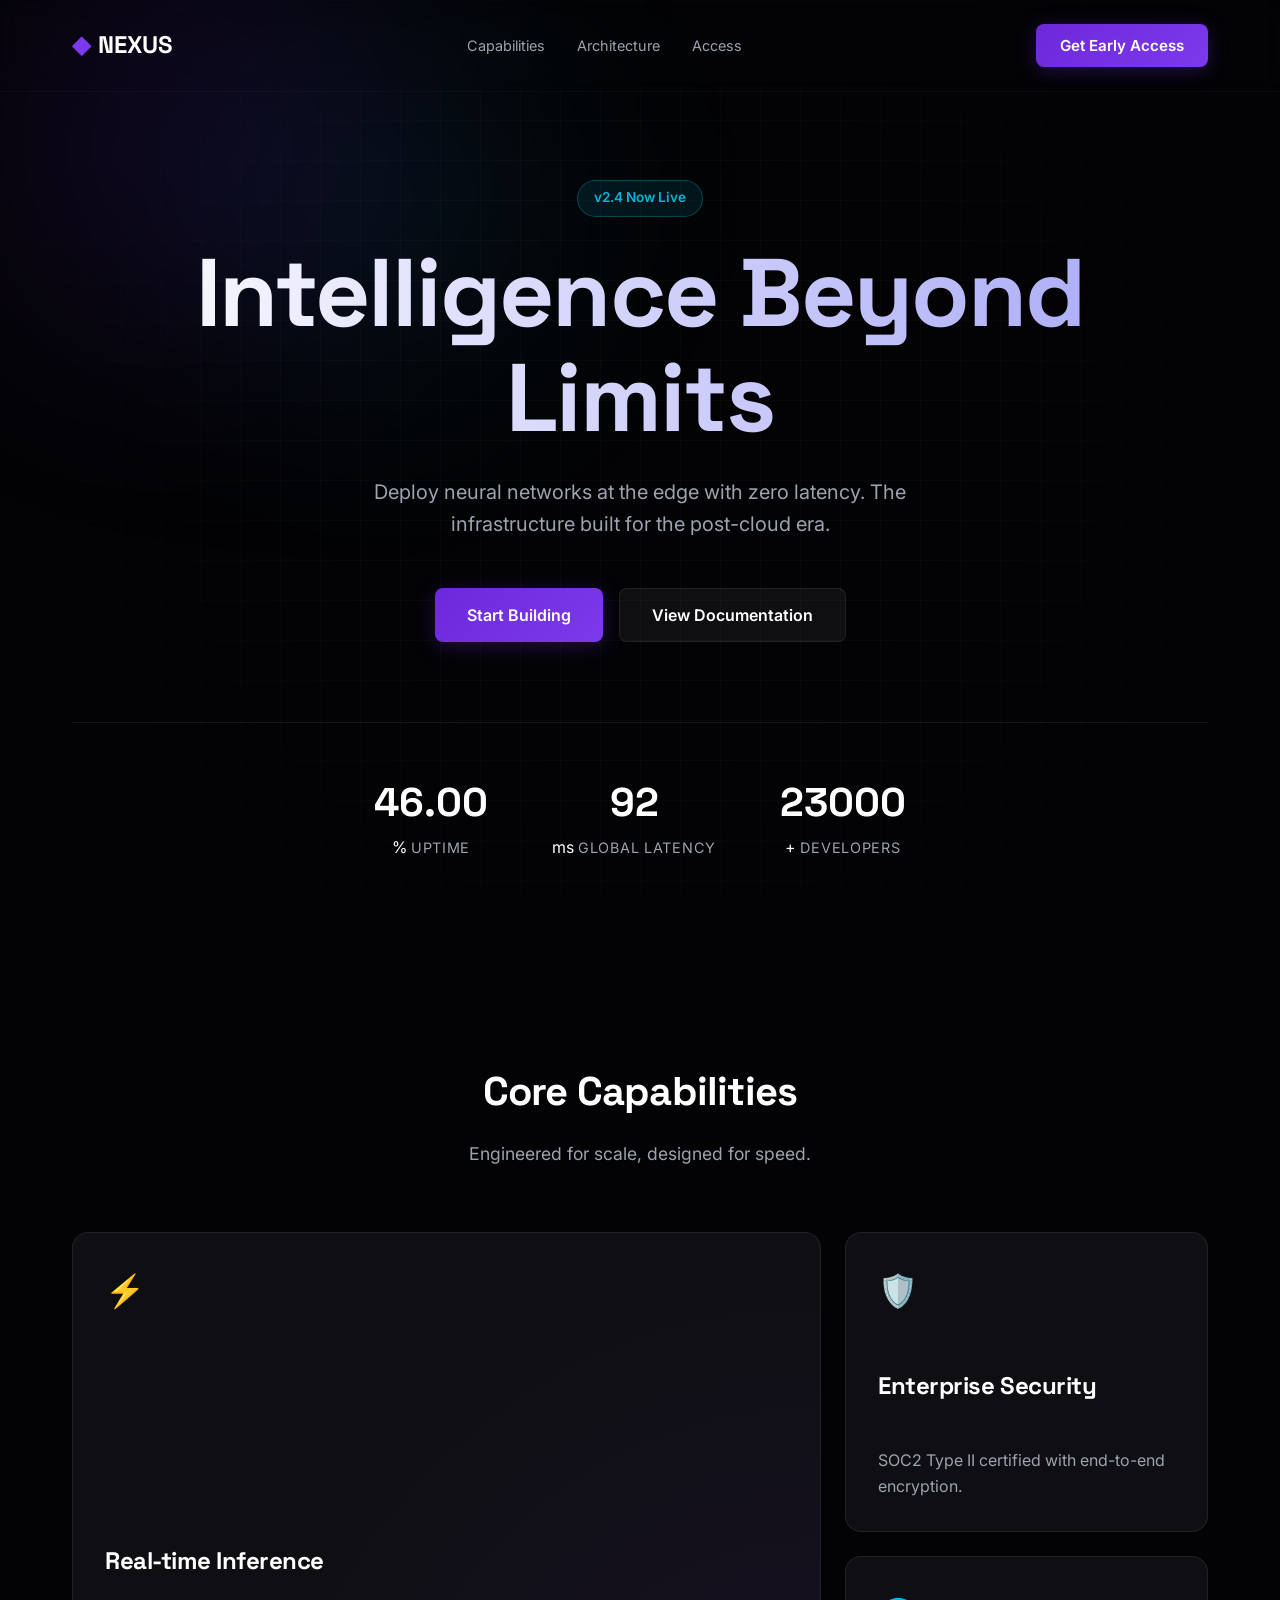
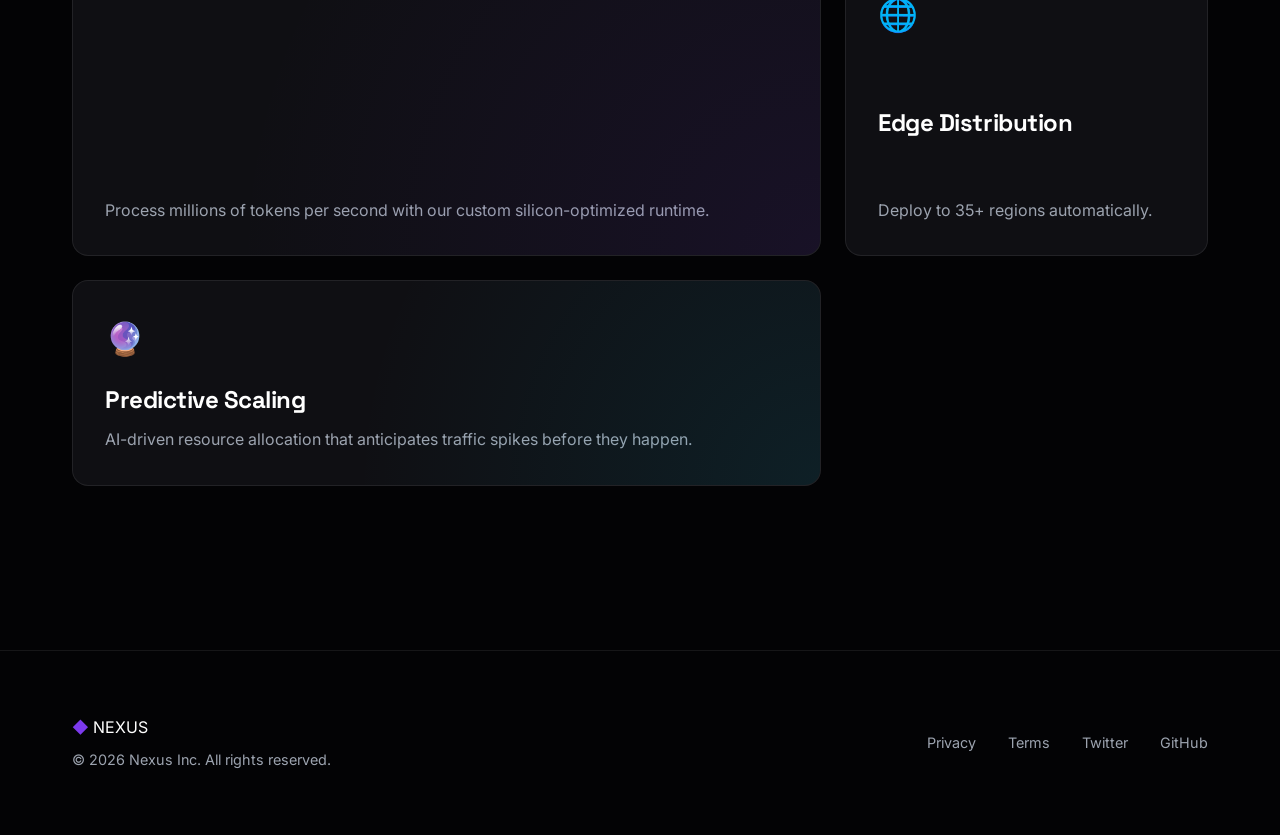
<file: index.html>
<!DOCTYPE html>
<html lang="en">
<head>
    <meta charset="UTF-8">
    <meta name="viewport" content="width=device-width, initial-scale=1.0">
    <title>Nexus | Next-Gen AI Solutions</title>
    <meta name="description" content="Enterprise-grade AI infrastructure for the modern web.">
    
    <!-- Preload Fonts -->
    <link rel="preconnect" href="https://fonts.googleapis.com">
    <link rel="preconnect" href="https://fonts.gstatic.com" crossorigin>
    <link href="https://fonts.googleapis.com/css2?family=Inter:wght@300;400;600;800&family=Space+Grotesk:wght@500;700&display=swap" rel="stylesheet">
    
    <link rel="stylesheet" href="styles.css">
</head>
<body>

    <!-- Dynamic Background -->
    <div class="ambient-light"></div>
    <div class="grid-overlay"></div>

    <!-- Navigation -->
    <nav class="navbar">
        <div class="container nav-container">
            <a href="#" class="logo">
                <span class="logo-icon">◆</span> NEXUS
            </a>
            <ul class="nav-links">
                <li><a href="#features">Capabilities</a></li>
                <li><a href="#architecture">Architecture</a></li>
                <li><a href="#pricing">Access</a></li>
            </ul>
            <button class="btn-primary" id="cta-btn">Get Early Access</button>
            <div class="mobile-toggle" id="mobile-toggle">
                <span></span><span></span>
            </div>
        </div>
    </nav>

    <!-- Hero Section -->
    <header class="hero">
        <div class="container hero-content">
            <div class="badge">v2.4 Now Live</div>
            <h1 class="glitch-text" data-text="Intelligence Beyond Limits">Intelligence Beyond Limits</h1>
            <p class="hero-sub">Deploy neural networks at the edge with zero latency. The infrastructure built for the post-cloud era.</p>
            
            <div class="hero-actions">
                <button class="btn-primary btn-large">Start Building</button>
                <button class="btn-secondary btn-large">View Documentation</button>
            </div>

            <div class="stats-row">
                <div class="stat-item">
                    <span class="stat-num" data-target="99.99">0</span>%
                    <span class="stat-label">Uptime</span>
                </div>
                <div class="stat-item">
                    <span class="stat-num" data-target="150">0</span>ms
                    <span class="stat-label">Global Latency</span>
                </div>
                <div class="stat-item">
                    <span class="stat-num" data-target="50000">0</span>+
                    <span class="stat-label">Developers</span>
                </div>
            </div>
        </div>
    </header>

    <!-- Bento Grid Features -->
    <section id="features" class="features">
        <div class="container">
            <div class="section-header">
                <h2>Core Capabilities</h2>
                <p>Engineered for scale, designed for speed.</p>
            </div>
            
            <div class="bento-grid">
                <div class="bento-card large">
                    <div class="card-icon">⚡</div>
                    <h3>Real-time Inference</h3>
                    <p>Process millions of tokens per second with our custom silicon-optimized runtime.</p>
                    <div class="card-visual visual-1"></div>
                </div>
                <div class="bento-card">
                    <div class="card-icon">🛡️</div>
                    <h3>Enterprise Security</h3>
                    <p>SOC2 Type II certified with end-to-end encryption.</p>
                </div>
                <div class="bento-card">
                    <div class="card-icon">🌐</div>
                    <h3>Edge Distribution</h3>
                    <p>Deploy to 35+ regions automatically.</p>
                </div>
                <div class="bento-card wide">
                    <div class="card-icon">🔮</div>
                    <h3>Predictive Scaling</h3>
                    <p>AI-driven resource allocation that anticipates traffic spikes before they happen.</p>
                    <div class="card-visual visual-2"></div>
                </div>
            </div>
        </div>
    </section>

    <!-- Footer -->
    <footer>
        <div class="container footer-content">
            <div class="footer-brand">
                <span class="logo-icon">◆</span> NEXUS
                <p>© 2026 Nexus Inc. All rights reserved.</p>
            </div>
            <div class="footer-links">
                <a href="#">Privacy</a>
                <a href="#">Terms</a>
                <a href="#">Twitter</a>
                <a href="#">GitHub</a>
            </div>
        </div>
    </footer>

    <script src="script.js"></script>
</body>
</html>
</file>
<file: styles.css>
:root {
    --bg-dark: #030305;
    --bg-card: #0f0f13;
    --primary: #6d28d9;
    --primary-glow: #7c3aed;
    --accent: #06b6d4;
    --text-main: #ffffff;
    --text-muted: #9ca3af;
    --border: rgba(255, 255, 255, 0.08);
    --font-display: 'Space Grotesk', sans-serif;
    --font-body: 'Inter', sans-serif;
}

* {
    margin: 0;
    padding: 0;
    box-sizing: border-box;
}

body {
    background-color: var(--bg-dark);
    color: var(--text-main);
    font-family: var(--font-body);
    line-height: 1.6;
    overflow-x: hidden;
    -webkit-font-smoothing: antialiased;
}

/* Ambient Background Effects */
.ambient-light {
    position: fixed;
    top: -20%;
    left: -10%;
    width: 50vw;
    height: 50vw;
    background: radial-gradient(circle, rgba(109, 40, 217, 0.15) 0%, rgba(3, 3, 5, 0) 70%);
    filter: blur(80px);
    z-index: -1;
    animation: float 10s ease-in-out infinite;
}

.ambient-light::after {
    content: '';
    position: absolute;
    top: 20%;
    right: -20%;
    width: 40vw;
    height: 40vw;
    background: radial-gradient(circle, rgba(6, 182, 212, 0.1) 0%, rgba(3, 3, 5, 0) 70%);
    filter: blur(60px);
    animation: float 15s ease-in-out infinite reverse;
}

.grid-overlay {
    position: fixed;
    inset: 0;
    background-image: 
        linear-gradient(var(--border) 1px, transparent 1px),
        linear-gradient(90deg, var(--border) 1px, transparent 1px);
    background-size: 40px 40px;
    mask-image: radial-gradient(circle at center, black 40%, transparent 100%);
    -webkit-mask-image: radial-gradient(circle at center, black 40%, transparent 100%);
    z-index: -1;
    opacity: 0.3;
}

@keyframes float {
    0%, 100% { transform: translate(0, 0); }
    50% { transform: translate(20px, 40px); }
}

/* Typography & Layout */
.container {
    max-width: 1200px;
    margin: 0 auto;
    padding: 0 2rem;
}

h1, h2, h3 {
    font-family: var(--font-display);
    font-weight: 700;
    letter-spacing: -0.02em;
}

/* Navbar */
.navbar {
    position: fixed;
    top: 0;
    width: 100%;
    padding: 1.5rem 0;
    z-index: 100;
    backdrop-filter: blur(12px);
    border-bottom: 1px solid rgba(255,255,255,0.03);
    transition: all 0.3s ease;
}

.nav-container {
    display: flex;
    justify-content: space-between;
    align-items: center;
}

.logo {
    font-family: var(--font-display);
    font-weight: 700;
    font-size: 1.5rem;
    color: var(--text-main);
    text-decoration: none;
    display: flex;
    align-items: center;
    gap: 0.5rem;
}

.logo-icon {
    color: var(--primary-glow);
}

.nav-links {
    display: flex;
    gap: 2rem;
    list-style: none;
}

.nav-links a {
    color: var(--text-muted);
    text-decoration: none;
    font-size: 0.9rem;
    transition: color 0.2s;
}

.nav-links a:hover {
    color: var(--text-main);
}

.mobile-toggle {
    display: none;
    flex-direction: column;
    gap: 6px;
    cursor: pointer;
}

.mobile-toggle span {
    width: 24px;
    height: 2px;
    background: var(--text-main);
    transition: 0.3s;
}

/* Buttons */
.btn-primary, .btn-secondary {
    padding: 0.75rem 1.5rem;
    border-radius: 8px;
    font-weight: 600;
    cursor: pointer;
    transition: all 0.2s ease;
    border: none;
    font-family: var(--font-body);
    font-size: 0.95rem;
}

.btn-primary {
    background: linear-gradient(135deg, var(--primary) 0%, var(--primary-glow) 100%);
    color: white;
    box-shadow: 0 4px 20px rgba(109, 40, 217, 0.3);
}

.btn-primary:hover {
    transform: translateY(-2px);
    box-shadow: 0 8px 30px rgba(109, 40, 217, 0.5);
}

.btn-secondary {
    background: rgba(255, 255, 255, 0.05);
    color: var(--text-main);
    border: 1px solid var(--border);
}

.btn-secondary:hover {
    background: rgba(255, 255, 255, 0.1);
}

.btn-large {
    padding: 1rem 2rem;
    font-size: 1rem;
}

/* Hero Section */
.hero {
    padding-top: 180px;
    padding-bottom: 100px;
    text-align: center;
    position: relative;
}

.badge {
    display: inline-block;
    padding: 0.4rem 1rem;
    background: rgba(6, 182, 212, 0.1);
    border: 1px solid rgba(6, 182, 212, 0.3);
    color: var(--accent);
    border-radius: 20px;
    font-size: 0.85rem;
    font-weight: 600;
    margin-bottom: 1.5rem;
}

.hero h1 {
    font-size: clamp(3rem, 8vw, 6rem);
    line-height: 1.1;
    margin-bottom: 1.5rem;
    background: linear-gradient(to right, #fff, #a5a6f6);
    -webkit-background-clip: text;
    -webkit-text-fill-color: transparent;
}

.hero-sub {
    font-size: 1.25rem;
    color: var(--text-muted);
    max-width: 600px;
    margin: 0 auto 3rem;
}

.hero-actions {
    display: flex;
    gap: 1rem;
    justify-content: center;
    margin-bottom: 5rem;
}

.stats-row {
    display: flex;
    justify-content: center;
    gap: 4rem;
    border-top: 1px solid var(--border);
    padding-top: 3rem;
}

.stat-item {
    text-align: center;
}

.stat-num {
    display: block;
    font-family: var(--font-display);
    font-size: 2.5rem;
    font-weight: 700;
    color: var(--text-main);
}

.stat-label {
    color: var(--text-muted);
    font-size: 0.9rem;
    text-transform: uppercase;
    letter-spacing: 0.05em;
}

/* Features Section (Bento Grid) */
.features {
    padding: 100px 0;
}

.section-header {
    text-align: center;
    margin-bottom: 4rem;
}

.section-header h2 {
    font-size: 2.5rem;
    margin-bottom: 1rem;
}

.section-header p {
    color: var(--text-muted);
    font-size: 1.1rem;
}

.bento-grid {
    display: grid;
    grid-template-columns: repeat(3, 1fr);
    grid-template-rows: repeat(2, 300px);
    gap: 1.5rem;
}

.bento-card {
    background: var(--bg-card);
    border: 1px solid var(--border);
    border-radius: 16px;
    padding: 2rem;
    position: relative;
    overflow: hidden;
    transition: transform 0.3s ease, border-color 0.3s ease;
    display: flex;
    flex-direction: column;
    justify-content: space-between;
}

.bento-card:hover {
    transform: translateY(-5px);
    border-color: rgba(109, 40, 217, 0.5);
}

.bento-card.large {
    grid-column: span 2;
    grid-row: span 2;
}

.bento-card.wide {
    grid-column: span 2;
}

.card-icon {
    font-size: 2rem;
    margin-bottom: 1rem;
}

.bento-card h3 {
    font-size: 1.5rem;
    margin-bottom: 0.5rem;
}

.bento-card p {
    color: var(--text-muted);
}

.card-visual {
    position: absolute;
    bottom: 0;
    right: 0;
    width: 100%;
    height: 100%;
    opacity: 0.1;
    z-index: 0;
    pointer-events: none;
}

.visual-1 {
    background: radial-gradient(circle at bottom right, var(--primary), transparent 60%);
}

.visual-2 {
    background: radial-gradient(circle at bottom right, var(--accent), transparent 60%);
}

/* Footer */
footer {
    border-top: 1px solid var(--border);
    padding: 4rem 0;
    margin-top: 4rem;
}

.footer-content {
    display: flex;
    justify-content: space-between;
    align-items: center;
}

.footer-brand p {
    color: var(--text-muted);
    font-size: 0.9rem;
    margin-top: 0.5rem;
}

.footer-links {
    display: flex;
    gap: 2rem;
}

.footer-links a {
    color: var(--text-muted);
    text-decoration: none;
    font-size: 0.9rem;
    transition: color 0.2s;
}

.footer-links a:hover {
    color: var(--text-main);
}

/* Responsive */
@media (max-width: 900px) {
    .bento-grid {
        grid-template-columns: 1fr;
        grid-template-rows: auto;
    }
    
    .bento-card.large, .bento-card.wide {
        grid-column: span 1;
        grid-row: auto;
        min-height: 250px;
    }
    
    .nav-links {
        display: none;
    }
    
    .mobile-toggle {
        display: flex;
    }
    
    .stats-row {
        flex-direction: column;
        gap: 2rem;
    }
    
    .hero-actions {
        flex-direction: column;
        align-items: center;
    }
    
    .btn-large {
        width: 100%;
        max-width: 300px;
    }
}
</file>
